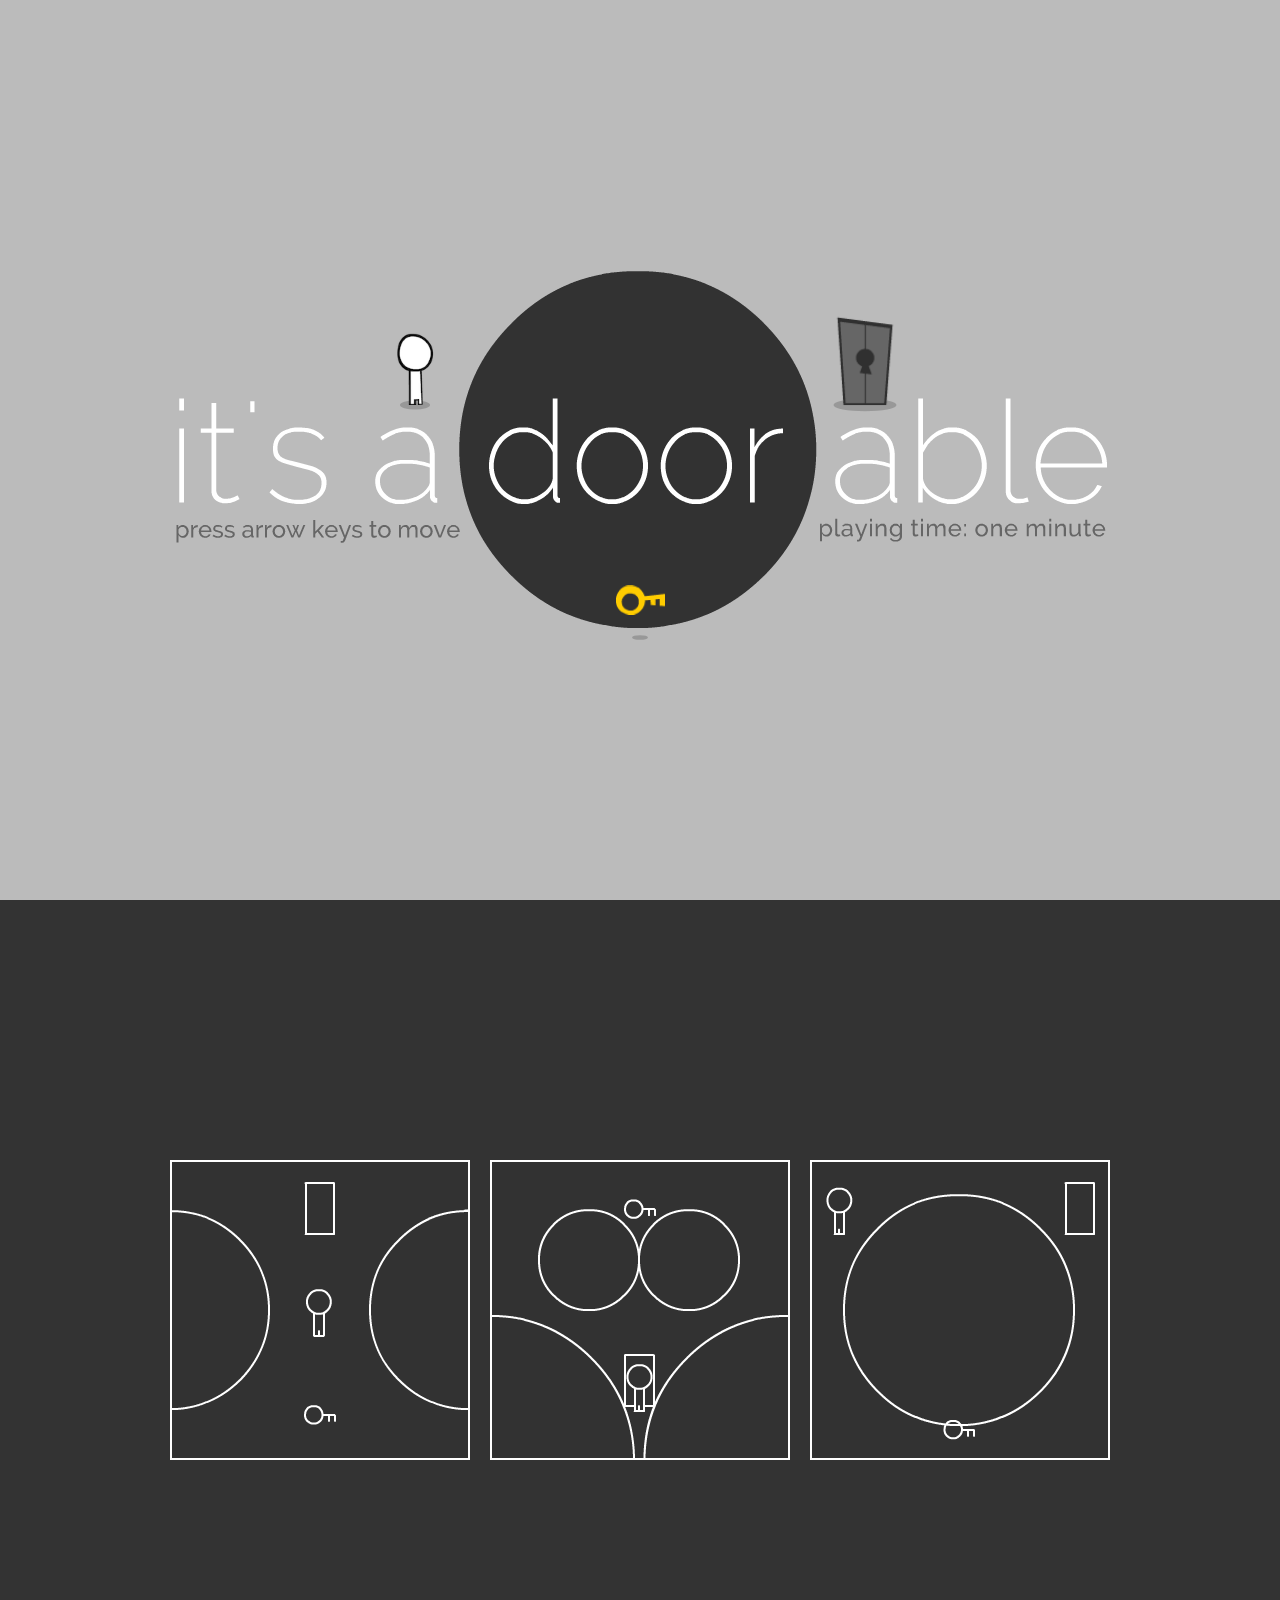
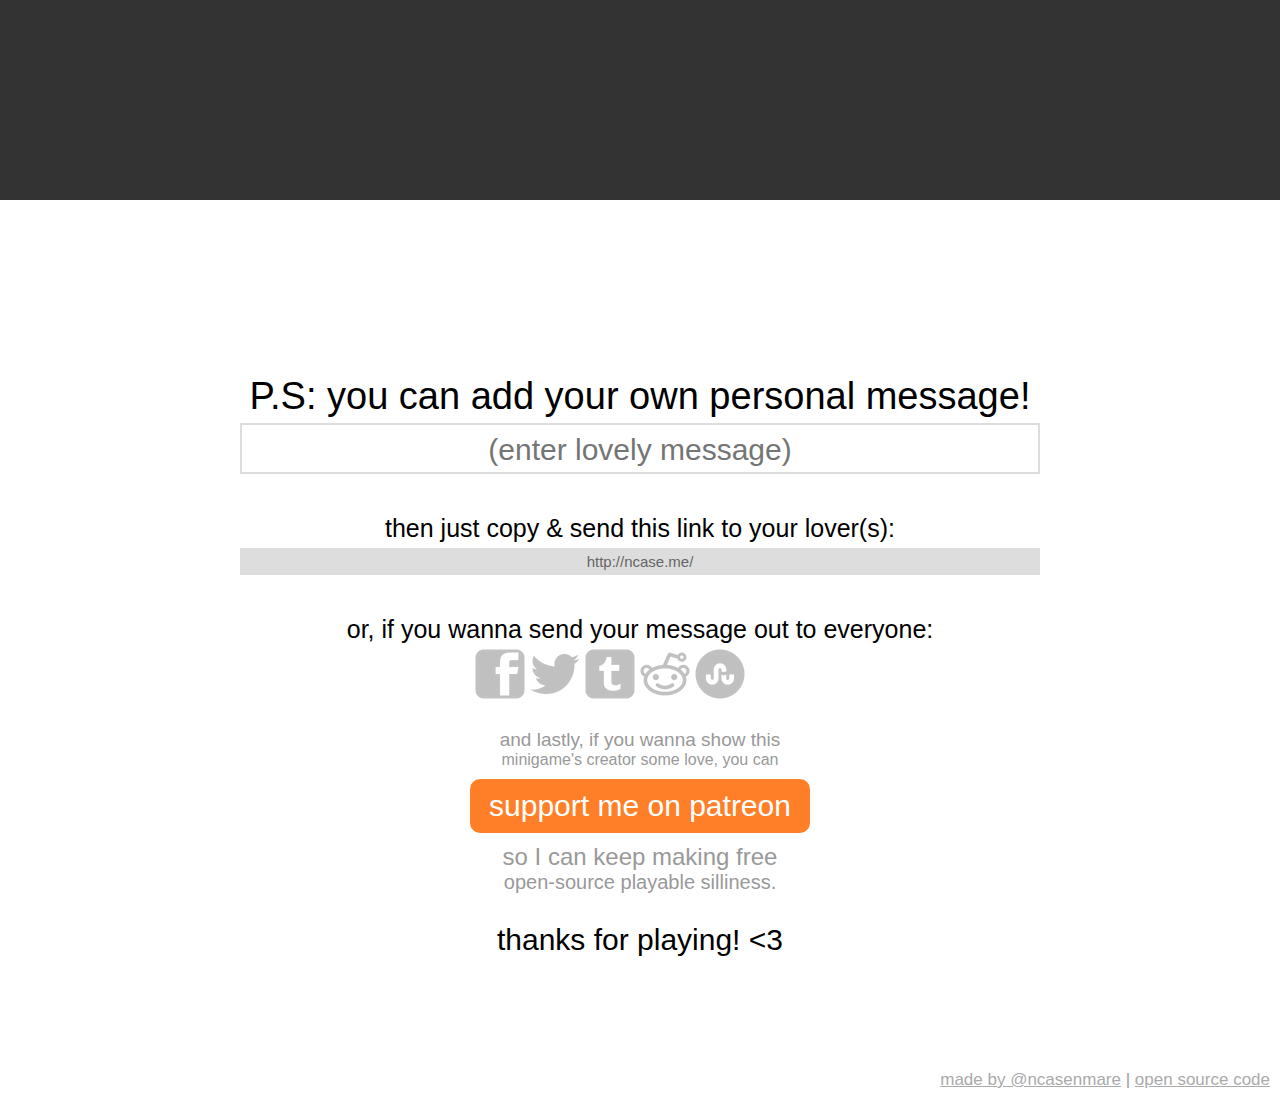
<file: index.html>
<!doctype>
<html>
<head>

	<!-- Place this data between the <head> tags of your website -->
	<title>it's a(door)able</title>
	<meta name="description" content="a one-minute minigame."/>
	<link rel="icon" type="image/png" href="favicon.png">

	<!-- Schema.org markup for Google+ -->
	<meta itemprop="name" content="it's a(door)able">
	<meta itemprop="description" content="a one-minute minigame.">
	<meta itemprop="image" content="http://ncase.me/door/thumbnail.png">

	<!-- Open Graph data -->
	<meta property="og:title" content="it's a(door)able">
	<meta property="og:type" content="website">
	<meta property="og:url" content="http://ncase.me/door/">
	<meta property="og:image" content="http://ncase.me/door/thumbnail.png">
	<meta property="og:description" content="a one-minute minigame.">
	<meta property="og:site_name" content="it's a(door)able">

	<!-- Style -->
	<link rel="stylesheet" type="text/css" href="css/index.css"> 

</head>
<body>

	<div id="loading"><div>LOADING</div></div>

	<div id="whole_container">

		<!--span style="display:none"-->
		<div id="screen_one">
			<canvas id="canvas_intro"></canvas>
		</div>

		<div id="screen_two">
			<div id="canvas_container">

				<canvas id="canvas_1" width="300" height="380"></canvas>
				<canvas id="canvas_2" width="300" height="380"></canvas>
				<canvas id="canvas_3" width="300" height="380" style="margin:0"></canvas>
				
				<div id="valentines_text"></div>
				<div id="rewind_text">rewinding...</div>
				<div id="replay_text">playing back...</div>

			</div>
		</div>
		<!--/span-->

		<div id="screen_three">

			<div id="bottom">
				<a href="https://twitter.com/ncasenmare">made by @ncasenmare</a>
				|
				<a href="https://github.com/ncase/door">open source code</a>
			</div>

			<div id="end_container">
				
				<span style="font-size:38px;">P.S: you can add your own personal message!</span>
				<input id="your_message" placeholder="(enter lovely message)"></input>
				
				<span>then just copy &amp; send this link to your lover(s):</span>
				<input id="your_link" readonly></input>

				<span>or, if you wanna send your message out to everyone:</span>
				<div id="share">
					<div id="share_facebook" onclick="return socialShare.call(this,event,'facebook');"></div>
					<div id="share_twitter" onclick="return socialShare.call(this,event,'twitter');"></div>
					<div id="share_tumblr" onclick="return socialShare.call(this,event,'tumblr');"></div>
					<div id="share_reddit" onclick="return socialShare.call(this,event,'reddit');"></div>
					<div id="share_stumbleupon" onclick="return socialShare.call(this,event,'stumbleupon');"></div>
				</div>

				<span style="font-size:10px;color: #999;">
					<span style="font-size: 19px;">and lastly, if you wanna show this</span>
					<br>
					<span style="font-size: 16px;">minigame's creator some love, you can</span>
					<br>
					<a href="https://www.patreon.com/ncase" target="_blank" style="text-decoration: none;">
						<div id="support">support me on patreon</div>
					</a>
					<span style="font-size: 24px;">so I can keep making free</span>
					<br>
					<span style="font-size: 20px;">open-source playable silliness.</span>
				</span>

				<br>
				<br>

				<span style="font-size:30px">
					thanks for playing! &lt;3
				</span>

			</div>
		</div>
		
	</div>
</body>
</html>

<script src="js/Key.js"></script>
<script src="js/game.js"></script>
<script src="js/popup.js"></script>
<script src="js/soundjs-0.6.0.min.js"></script>

<script>
//STAGE = 4;
</script>
</file>
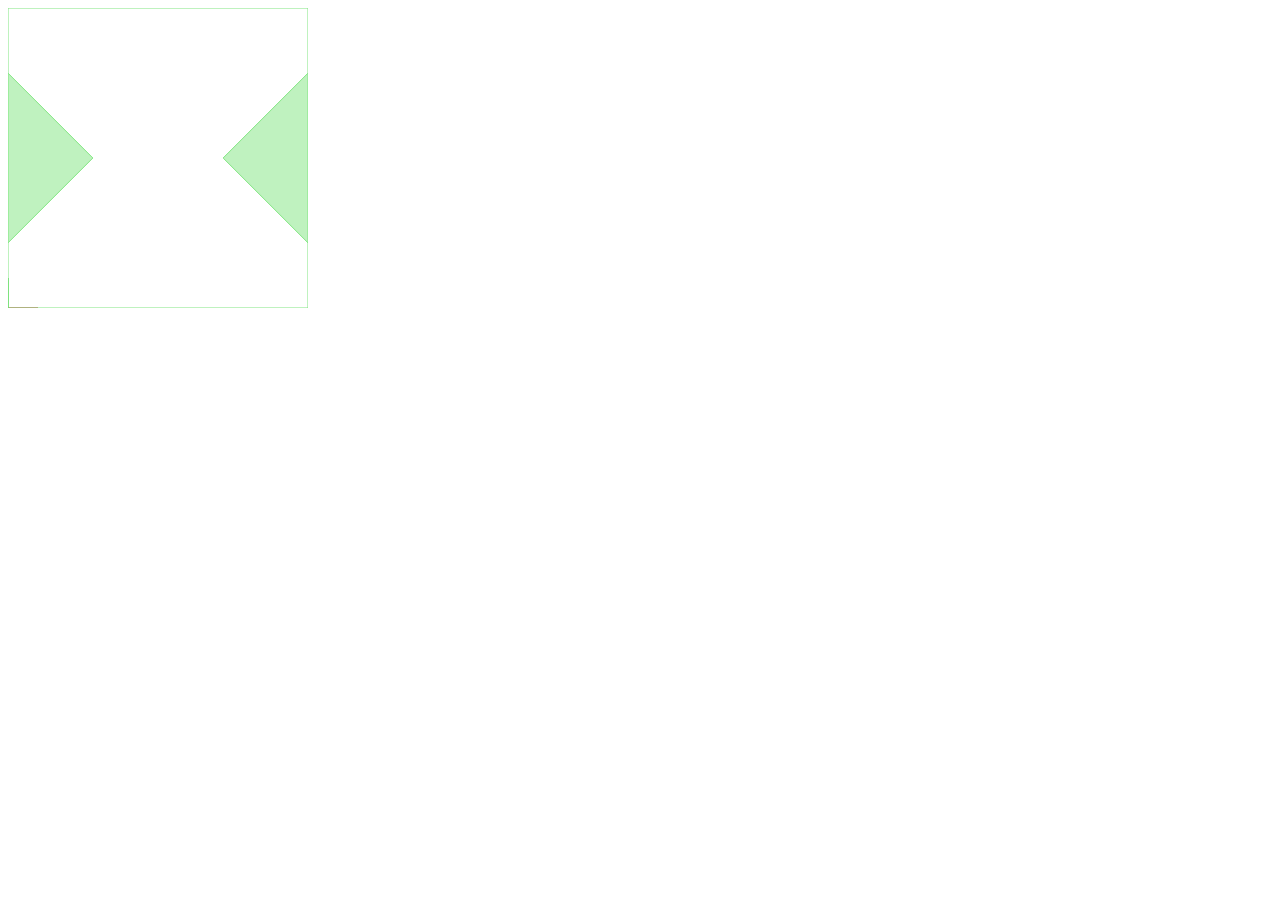
<file: physics/game.html>
<html>
<head>
    <title>Emscripten Box2D demo</title>
    
    <script src="Box2D_v2.2.1_min.js"></script>
    <script src="embox2d-helpers.js"></script>
    <script src="embox2d-html5canvas-debugDraw.js"></script>
    <script src="testbed.js"></script>
    
    <script src="dominos.js"></script>
    <script src="maze.js"></script>
    
</head>
<body>
    <canvas id="canvas" width="300" height="300"></canvas>
</body>
</html>

<script>
    var Box2D;
    if (!Box2D) Box2D = (typeof Box2D !== 'undefined' ? Box2D : null) || Module;
    window.onload = function() {
        using(Box2D, "b2.+")
        init();
        changeTest();
        animate();
    };  
</script>
</file>
<file: css/index.css>
body{
	margin:0;

	font-family: Helvetica, Arial, sans-serif;
	font-weight: 100;

	overflow: hidden;

}
canvas{
	float:left;
	margin-right: 20px;
}
#whole_container{
	position: absolute;
	width: 100%; height: 100%;
	top:0px;
	-webkit-transition: top 1s ease-in-out;
	-moz-transition: top 1s ease-in-out;
	-ms-transition: top 1s ease-in-out;
	transition: top 1s ease-in-out;
}
#screen_one, #screen_two, #screen_three{
	width:100%; height:100%;
	position: relative;
}
#screen_one{
	background-color: #bbb;
	background-image: url(intro.png);
	background-repeat: no-repeat;
	background-position: 50% 50%;
}
#screen_two{
	background:#333;
}
#screen_three{
	background:#fff;

}
#canvas_container{
	width:940px;
	height:380px;
	position: absolute;
	margin:auto;
	top:0; left:0; right:0; bottom:0;
	background-image: url(levels_bg.png);
	background-repeat: no-repeat;
}

#valentines_text, #rewind_text, #replay_text{
	display: none;
	position: absolute;
	bottom:0;
	width:100%;
	height:50px;
	color:#666;
	font-size: 30px;
	text-align: center;
	letter-spacing: 0px;

	-webkit-transition: letter-spacing 5s ease-out;
	-moz-transition: letter-spacing 5s ease-out;
	-ms-transition: letter-spacing 5s ease-out;
	transition: letter-spacing 5s ease-out;

}
#rewind_text, #replay_text{
	color: #ccc;
	letter-spacing: 2px;
	/*text-align: left;*/
}
#end_container{
	width: 800px;
	height: 550px;
	margin: auto;
	position: absolute;
	top: 0;
	bottom: 0;
	left: 0;
	right: 0;
	font-size: 25px;

	text-align: center;
}
#support{
	font-size: 30px;
	color:#fff;
	background:#ff7f29;
	padding: 10px;
	width:320px;
	border-radius: 10px;
	margin: 10px auto;
	cursor: pointer;

	position: relative;
	top: 0px;

	text-decoration: none;
	
	-webkit-transition: all 0.1s ease-out;
	-moz-transition: all 0.1s ease-out;
	-ms-transition: all 0.1s ease-out;
	transition: all 0.1s ease-out;

}
#support:hover{
	background: #ffce87;
	top: -3px;
}
input#your_message{
	display: block;
	width: 100%;
	font-size: 30px;
	padding: 5px;
	border: 2px solid #ddd;
	margin: 5px 0 40px 0;

	color: #666;
	padding-top: 8px;

	font-family: Helvetica, Arial, sans-serif;
	font-weight: 100;

	text-align: center;
}
input#your_link{
	display: block;
	width: 100%;
	font-size: 15px;
	padding: 5px;
	background: #ddd;
	border:none;
	margin: 5px 0 40px 0;

	color: #666;

	font-family: Helvetica, Arial, sans-serif;
	font-weight: 100;

	text-align: center;
}
#share{
	width:330px;
	margin:5px auto;
	height:50px;
	margin-bottom: 30px;
}
#share > div{
	float: left;
	width: 50px; height: 50px;
	margin-right: 5px;

	opacity: 0.25;
	position: relative;
	top:0;
	cursor: pointer;

	-webkit-transition: all 0.1s ease-out;
	-moz-transition: all 0.1s ease-out;
	-ms-transition: all 0.1s ease-out;
	transition: all 0.1s ease-out;

}
#share > div:hover{
	opacity: 0.7;
	top:-3px;
}
#share_facebook{
	background: url(../icons/facebook.png);
}
#share_qqzone{

	width: 100%;
	height: 100%;
	background: url(../icons/qqzone.png) center no-repeat;
	-webkit-background-size: 100%;
	background-size: 100%;
}
#share_twitter{
	background: url(../icons/twitter.png);
}
#share_plus{
	background: url(../icons/plus.png);
}
#share_tumblr{
	background: url(../icons/tumblr.png);
}
#share_reddit{
	background: url(../icons/reddit.png);
}
#share_stumbleupon{
	background: url(../icons/stumbleupon.png);
	margin-right: 0px;
}
#bottom{
	font-size: 17px;
	position: absolute;
	bottom: 10px;
	right: 10px;
	color: #999;
}
#bottom a{
	color: #aaa;
}
#bottom a:hover{
	color: #ccc;
}

#loading{
	position: fixed;
	top:0; left:0;

	width:100%;
	height: 100%;

	background: #333;
	color: #fff;
	font-size: 30px;
	letter-spacing: 5px;
	text-align:center;

	z-index: 1;
}
#loading > div{
	position: absolute;
	margin: auto;
	top:0; left:0; right:0; bottom:0;
	width:100%; height:50px;
}
</file>
